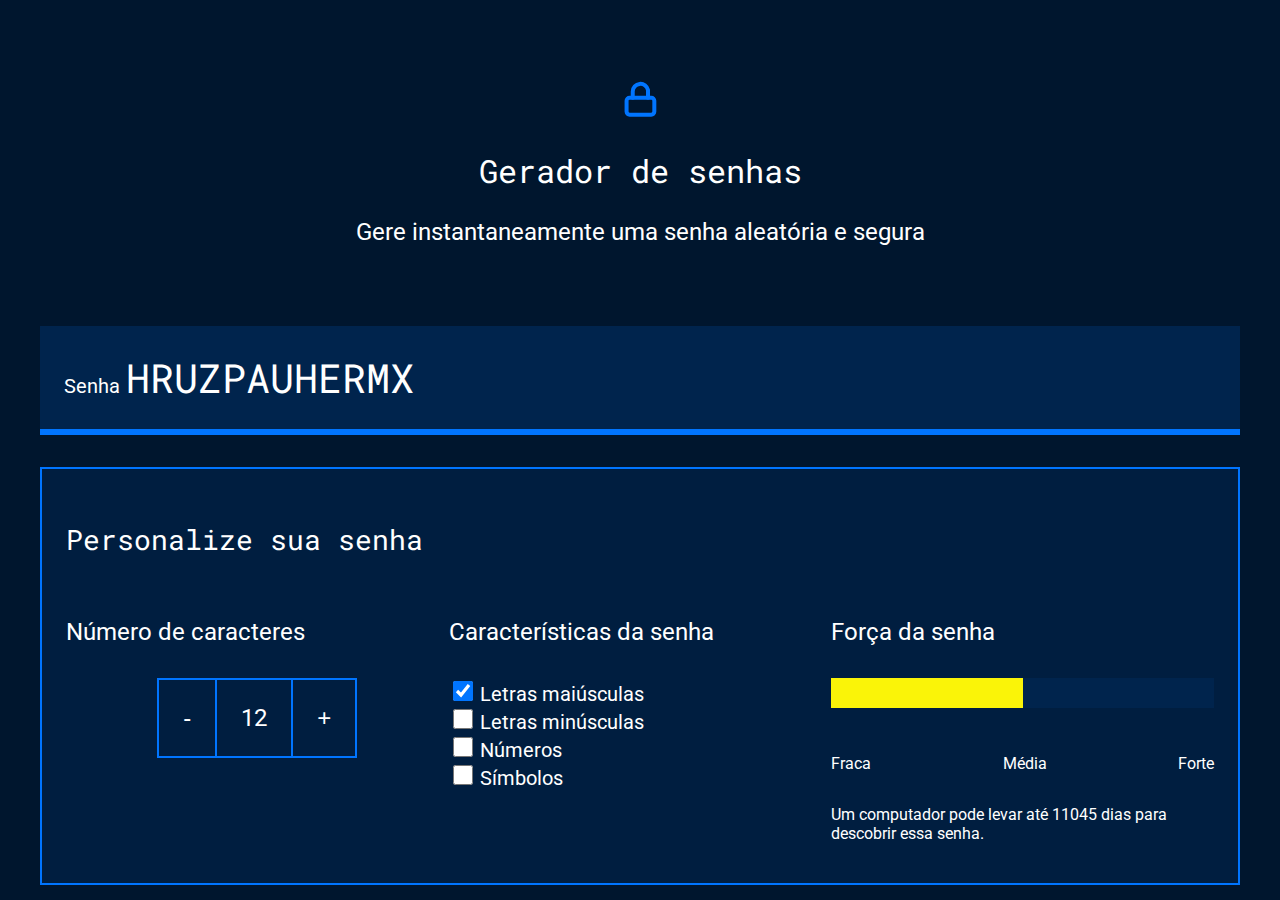
<file: index.html>
<!DOCTYPE html>
<html lang="pt-br">

<head>
    <meta charset="UTF-8">
    <meta name="viewport" content="width=device-width, initial-scale=1.0">
    <title>Gerador de senha</title>
    <link rel="stylesheet" href="style.css">
</head>

<body>
    <section class="conteudo">
        <div class="conteudo-titulo">
            <img src="unlock.svg" alt="cadeado fechado">
            <h2 class="titulo-principal">Gerador de senhas</h2>
            <h3 class="titulo-secundario">Gere instantaneamente uma senha aleatória e segura</h3>
        </div>
        <div class="conteudo-senha">
            <label for="senha">Senha</label>
            <input name="senha" type="text" id="campo-senha" readonly>
        </div>
        <div class="parametro">
            <h3 class="parametro-titulo">Personalize sua senha</h3>
            <div class="parametro-coluna__senha">
                <div class="parametro-senha">
                    <h4 class="parametro-senha__titulo">Número de caracteres</h4>
                    <div class="parametro-senha-botoes">
                        <button class="parametro-senha__botao">-</button>
                        <p class="parametro-senha__texto">12</p>
                        <button class="parametro-senha__botao">+</button>
                    </div>
                </div>               
                <div class="parametro-senha">
                    <h4 class="parametro-senha__titulo">Características da senha</h4>
                    <div class="parametro-senha-checkbox">
                        <input name="maiusculo" type="checkbox" class="checkbox" checked>
                        <label for="maiusculo">Letras maiúsculas</label>
                    </div>
                    <div class="parametro-senha-checkbox">
                        <input name="minusculo" type="checkbox" class="checkbox">
                        <label for="minusculo">Letras minúsculas</label>
                    </div>
                    <div class="parametro-senha-checkbox">
                        <input name="numero" type="checkbox" class="checkbox">
                        <label for="numero">Números</label>
                    </div>
                    <div class="parametro-senha-checkbox">
                        <input name="simbolo" type="checkbox" class="checkbox">
                        <label for="simbolo">Símbolos</label>
                    </div>
                </div>
                <div class="parametro-senha">
                    <h4 class="parametro-senha__titulo">Força da senha</h4>
                    <div class="barra"></div>
                    <div class="forca fraca"></div>
                    <div class="parametro-senha-textos">
                        <p>Fraca</p>
                        <p>Média</p>
                        <p>Forte</p>
                    </div>
                    <p class="entropia"></p>
                </div>
            </div>
        </div>
    </section>
    <script src="main.js"></script>
</body> 
</html>
</file>
<file: style.css>
@import url('https://fonts.googleapis.com/css2?family=Roboto&family=Roboto+Mono&display=swap');

:root{
    --branco: white;
    --cor-de-fundo: #00162E;
    --fundo-senha: #00244D;
    --fundo-texto: #001E40;
    --borda: #0075FF;
    --roboto: 'Roboto', sans-serif;
    --roboto-mono: 'Roboto Mono', monospace;
}

*{
    font-weight: 400;
}

body{
    color: var(--branco);
    background-color: var(--cor-de-fundo);
    font-family: var(--roboto);
}

.titulo-principal{
    font-family: var(--roboto-mono);
    font-size: 32px;
}

.titulo-secundario{
    font-size: 24px;
}

.conteudo-titulo{
    text-align: center;
    margin-top: 80px;
}

.conteudo-senha{
    margin-top: 80px; 
    background: var(--fundo-senha);
    padding: 24px;
    border-bottom: 6px solid var(--borda);
}

#campo-senha{
    background-color: var(--fundo-senha);
    border: none;
    color: var(--branco);
    font-family: var(--roboto-mono);
    font-size: 40px;
    width: 70%;
}

#campo-senha:focus{
    outline: none;
}

.conteudo{
    max-width: 1200px;
    margin: 0 auto;
}

.parametro{
    background-color: var(--fundo-texto);
    border: 2px solid var(--borda);
    margin-top: 32px;
    padding: 24px;
}

.parametro-titulo{
    font-family: var(--roboto-mono);
    font-size: 28px;
}

.parametro-senha__titulo{
    font-size:24px;
}

.parametro-coluna__senha{
    display: flex;
    flex-direction: column;
    justify-content: center;
}
.parametro-senha{
    width: 50%;
    margin: 0 auto;
}

.parametro-senha-botoes{
    display: flex;
    justify-content: center;
}

.parametro-senha__botao{
    background-color: var(--fundo-texto);
    color: var(--branco);
    border: 2px solid var(--borda);
    padding: 24px;
    font-size: 24px;
    cursor: pointer;
}
.parametro-senha__texto{
    padding: 24px;
    border-top: 2px solid var(--borda);
    border-bottom: 2px solid var(--borda);
    margin: 0;
    font-size: 24px;
}

label{
    font-size: 20px;
}

.checkbox{
    width: 20px;
    height: 20px;
    cursor: pointer;
}

.barra{
    background-color: var(--fundo-senha);
    height: 30px;
    width: 100%;
}
.forca{
    height: 30px;
    position: relative;
    bottom: 30px;
}
.fraca{
    width: 25%;
    background-color: #E71B32; 
}
.media{
    background-color: #FAF408;
    width: 50%;
}
.forte{
    background-color: #00FF85;
    width: 100%;
}

.parametro-senha-textos{
    display: flex;
    justify-content: space-between;
}


@media screen and (min-width: 768px) {
    .parametro-coluna__senha{
        flex-direction: row;
    }
}
</file>
